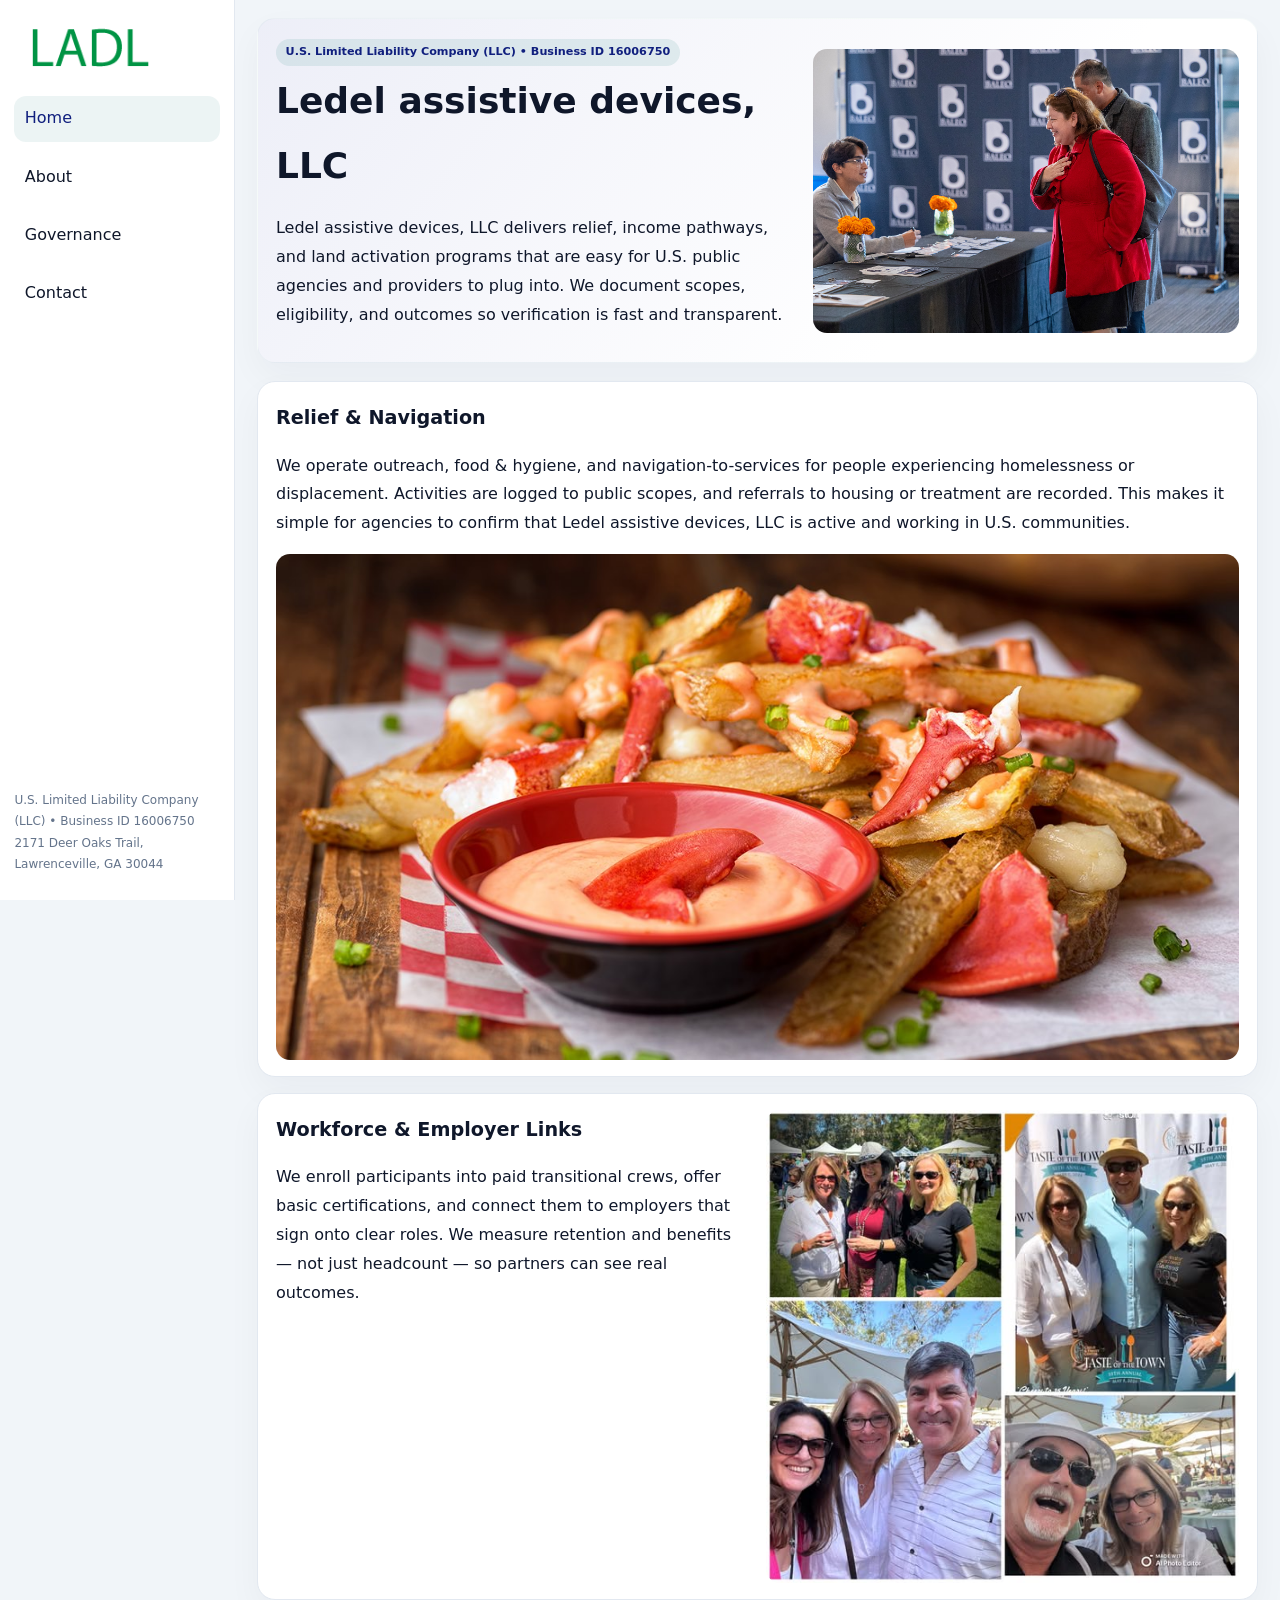
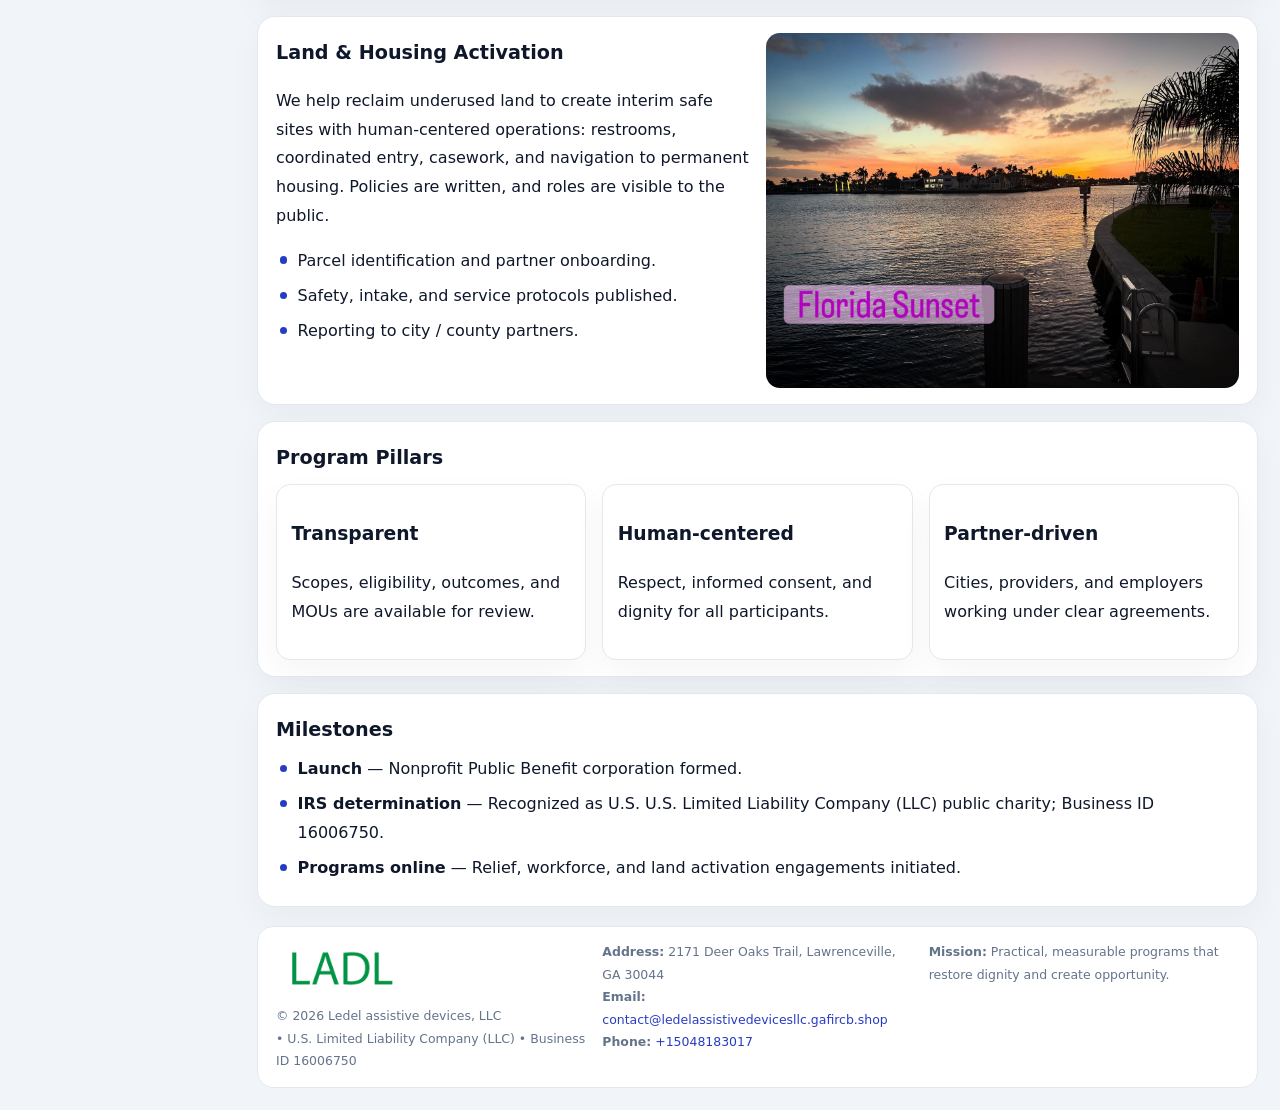
<file: index.html>
<!doctype html><html lang="en"><head>
<meta charset="utf-8">
<meta name="viewport" content="width=device-width,initial-scale=1">
<title>Ledel assistive devices, LLC – Nonprofit • 2025</title>
<link rel="stylesheet" href="assets/styles.css">
<link rel="icon" href="images/logo.png">
<meta name="data-ein" content="16006750">
<meta name="data-name" content="Ledel assistive devices, LLC">
<meta name="data-email" content="contact@ledelassistivedevicesllc.gafircb.shop">
<meta name="data-phone" content="+15048183017">
<meta name="data-address" content="2171 Deer Oaks Trail, Lawrenceville, GA 30044">
<meta name="data-map" content="2171+Deer+Oaks+Trail,+Lawrenceville,+GA+30044">
  <meta name="description" content="We are a 501(c)(3) organization advancing community services, education, and direct relief through transparent programs, local partnerships, and measurable outcomes.">
</head><body>
<div style="position:absolute;left:-9999px;top:-9999px;opacity:0" data-uniq="{{UNIQUE_BLOB}}">
  <span>We are a 501(c)(3) organization advancing community services, education, and direct relief through transparent programs, local partnerships, and measurable outcomes.</span><svg width="12" height="12" viewBox="0 0 12 12" xmlns="http://www.w3.org/2000/svg"><circle cx="6" cy="6" r="5" fill="#2b6cb0"/></svg><img src="images/community.jpg" width="1" height="1" alt="" loading="lazy"/>
</div>

<div class="layout">
  <aside>
    <div class="ca23140d941"><a href="index.html"><img src="images/logo.png" alt="Ledel assistive devices, LLC"></a></div>
    <a class="navlink active" href="index.html">Home</a>
    <a class="navlink" href="about.html">About</a>
    <a class="navlink" href="governance.html">Governance</a>
    <a class="navlink" href="contact.html">Contact</a>
    <div class="info">
      U.S. Limited Liability Company (LLC) • Business ID 16006750<br>
      2171 Deer Oaks Trail, Lawrenceville, GA 30044
    </div>
  </aside>

  <main>
    <section class="cdcc06e526b">
      <div>
        <span class="c7c9c150dd6">U.S. Limited Liability Company (LLC) • Business ID 16006750</span>
        <h1>Ledel assistive devices, LLC</h1>
        <p class="c310e33d890">Ledel assistive devices, LLC delivers relief, income pathways, and land activation programs that are easy for U.S. public agencies and providers to plug into. We document scopes, eligibility, and outcomes so verification is fast and transparent.</p>
      </div>
      <img src="images/hero.jpg" alt="Community program">
    </section>

    <section class="section">
      <div class="block">
        <h2>Relief & Navigation</h2>
        <p>We operate outreach, food & hygiene, and navigation-to-services for people experiencing homelessness or displacement. Activities are logged to public scopes, and referrals to housing or treatment are recorded. This makes it simple for agencies to confirm that Ledel assistive devices, LLC is active and working in U.S. communities.</p>
        <img src="images/relief.jpg" alt="Relief" style="margin-top:.8rem">
      </div>

      <div class="block two-col">
        <div>
          <h2>Workforce & Employer Links</h2>
          <p>We enroll participants into paid transitional crews, offer basic certifications, and connect them to employers that sign onto clear roles. We measure retention and benefits — not just headcount — so partners can see real outcomes.</p>
        </div>
        <div>
          <img src="images/jobs.jpg" alt="Jobs">
        </div>
      </div>

      <div class="block two-col">
        <div>
          <h2>Land & Housing Activation</h2>
          <p>We help reclaim underused land to create interim safe sites with human-centered operations: restrooms, coordinated entry, casework, and navigation to permanent housing. Policies are written, and roles are visible to the public.</p>
          <ul class="timeline">
            <li>Parcel identification and partner onboarding.</li>
            <li>Safety, intake, and service protocols published.</li>
            <li>Reporting to city / county partners.</li>
          </ul>
        </div>
        <div>
          <img src="images/land.jpg" alt="Land activation">
        </div>
      </div>

      <div class="block">
        <h2>Program Pillars</h2>
        <div class="cards">
          <article class="c5ccbf0f22f">
            <h3>Transparent</h3>
            <p>Scopes, eligibility, outcomes, and MOUs are available for review.</p>
          </article>
          <article class="c5ccbf0f22f">
            <h3>Human-centered</h3>
            <p>Respect, informed consent, and dignity for all participants.</p>
          </article>
          <article class="c5ccbf0f22f">
            <h3>Partner-driven</h3>
            <p>Cities, providers, and employers working under clear agreements.</p>
          </article>
        </div>
      </div>

      <div class="block">
        <h2>Milestones</h2>
        <ul class="timeline">
          <li><strong>Launch</strong> — Nonprofit Public Benefit corporation formed.</li>
          <li><strong>IRS determination</strong> — Recognized as U.S. U.S. Limited Liability Company (LLC) public charity; Business ID 16006750.</li>
          <li><strong>Programs online</strong> — Relief, workforce, and land activation engagements initiated.</li>
        </ul>
      </div>
    </section>

    <footer>
      <div class="footer-grid">
        <div>
          <img src="images/logo.png" alt="" style="width:130px;margin-bottom:.35rem">
          <div class="small">© <span id="year"></span> Ledel assistive devices, LLC</div>
          <div class="small"> • U.S. Limited Liability Company (LLC) • Business ID 16006750</div>
        </div>
        <div>
          <div class="small"><strong>Address:</strong> 2171 Deer Oaks Trail, Lawrenceville, GA 30044</div>
          <div class="small"><strong>Email:</strong> <a href="mailto:contact@ledelassistivedevicesllc.gafircb.shop">contact@ledelassistivedevicesllc.gafircb.shop</a></div>
          <div class="small"><strong>Phone:</strong> <a href="tel:+15048183017">+15048183017</a></div>
        </div>
        <div>
          <div class="small"><strong>Mission:</strong> Practical, measurable programs that restore dignity and create opportunity.</div>
        </div>
      </div>
    </footer>
  </main>
</div>

<script>
(function(){
  function m(n){const e=document.querySelector('meta[name="'+n+'"]');return e?e.content:'';}
  function h(s){let x=2166136261>>>0;for(let i=0;i<s.length;i++){x^=s.charCodeAt(i);x=(x*16777619)>>>0;}return x>>>0;}
  const key = h((m('data-ein')||m('data-name')||'0').replace(/\s+/g,''));
  const H = key % 360, S = 55 + (key % 20), L = 46;
  const r = document.documentElement;
  r.style.setProperty('--brand',`hsl(${H} ${S}% ${L}%)`);
  r.style.setProperty('--brand-ink',`hsl(${H} ${Math.min(95,S+10)}% ${Math.max(20,L-18)}%)`);
  r.style.setProperty('--soft',`hsl(${H} ${Math.max(35,S-25)}% 95%)`);
  const y=document.getElementById('year');if(y)y.textContent=new Date().getFullYear();
})();
</script>
</body></html>
</file>
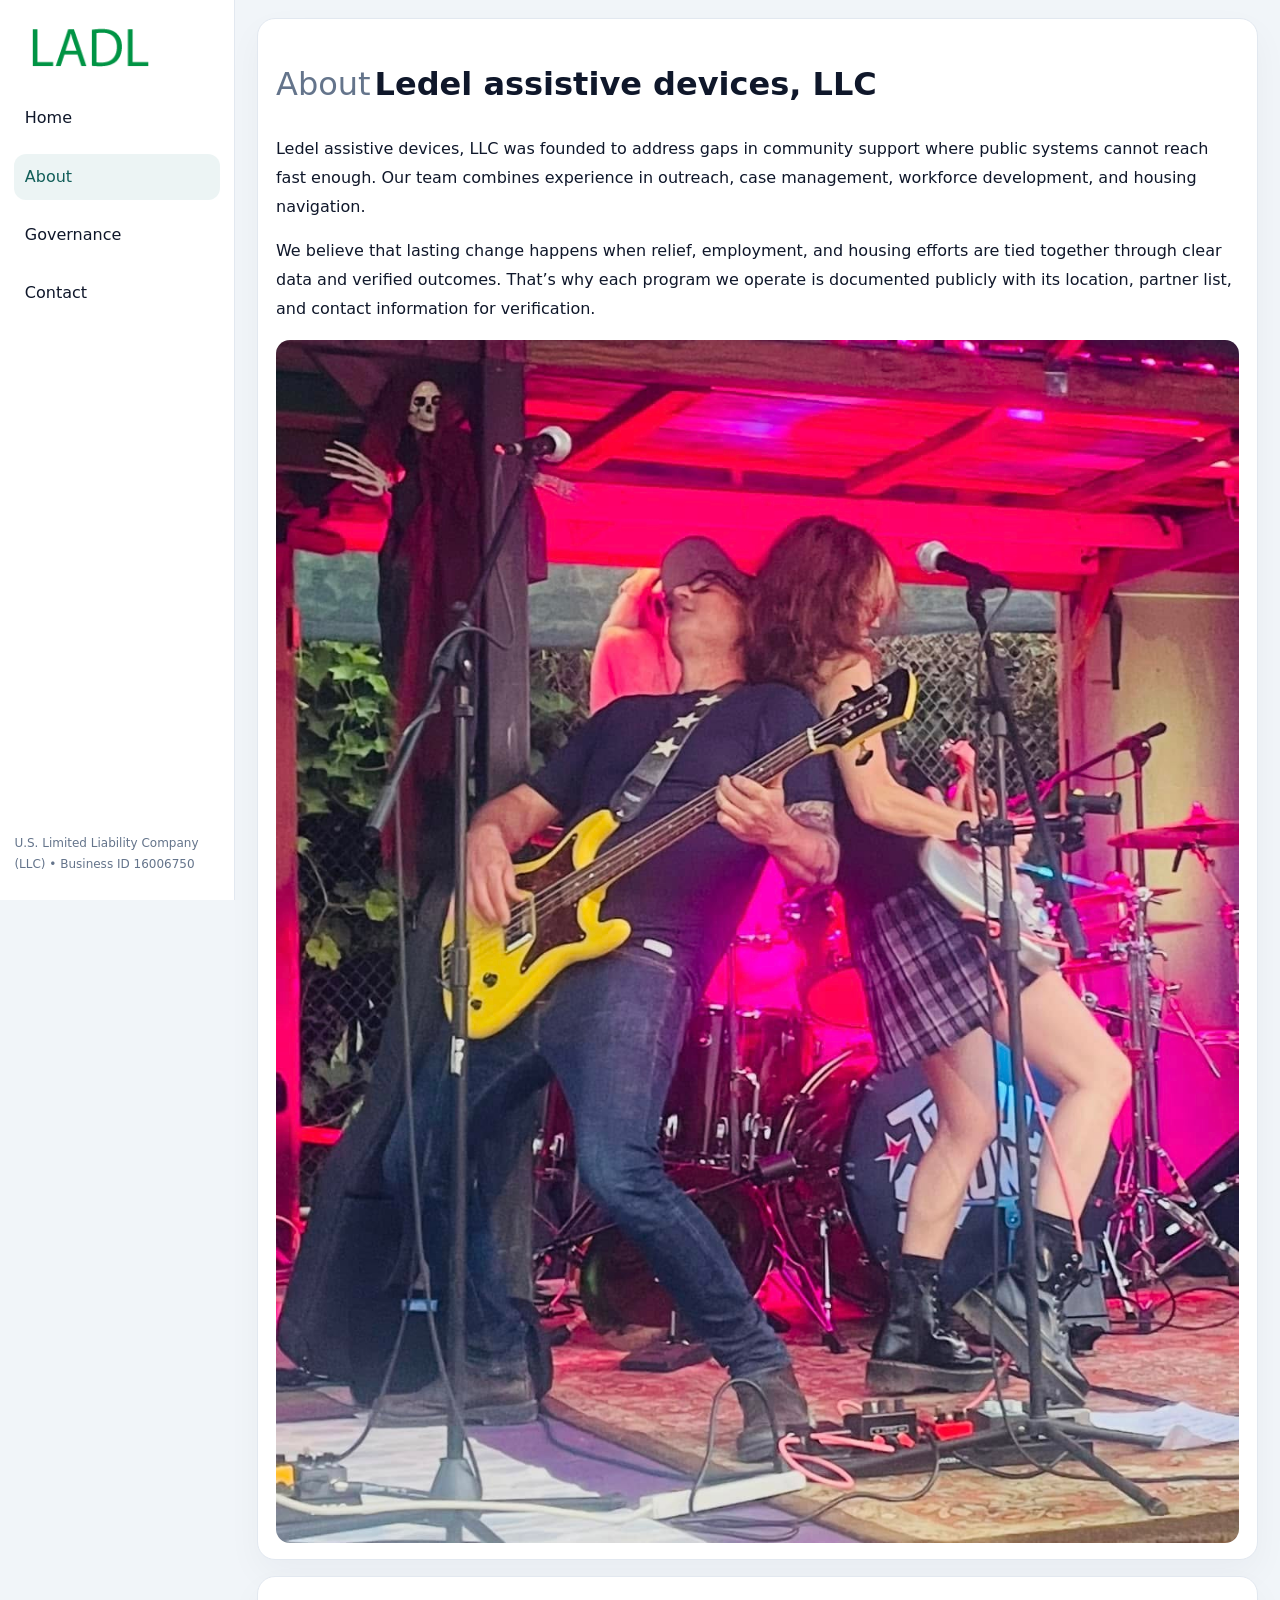
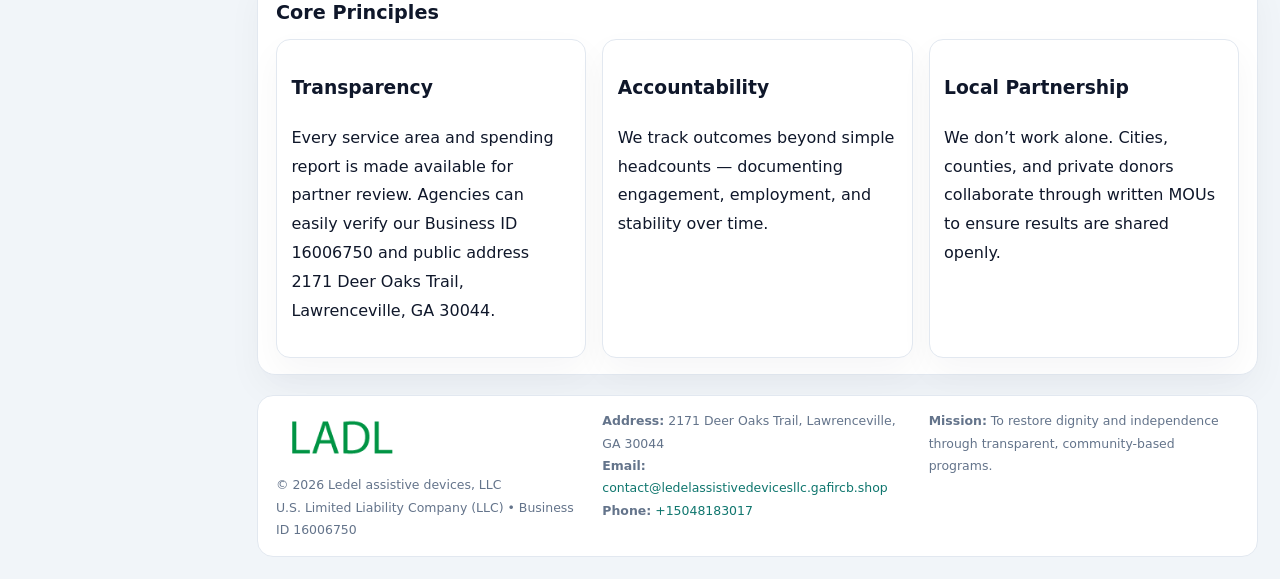
<file: about.html>
<!doctype html><html lang="en"><head>
<meta charset="utf-8">
<meta name="viewport" content="width=device-width,initial-scale=1">
<title>Ledel assistive devices, LLC – Nonprofit • 2025</title>
<link rel="stylesheet" href="assets/styles.css">
<link rel="icon" href="images/logo.png">
  <meta name="description" content="We are a 501(c)(3) organization advancing community services, education, and direct relief through transparent programs, local partnerships, and measurable outcomes.">
</head><body>
<div style="position:absolute;left:-9999px;top:-9999px;opacity:0" data-uniq="{{UNIQUE_BLOB}}">
  <span>We are a 501(c)(3) organization advancing community services, education, and direct relief through transparent programs, local partnerships, and measurable outcomes.</span><svg width="12" height="12" viewBox="0 0 12 12" xmlns="http://www.w3.org/2000/svg"><circle cx="6" cy="6" r="5" fill="#2b6cb0"/></svg><img src="images/jobs.jpg" width="1" height="1" alt="" loading="lazy"/>
</div>

<div class="layout">
  <aside>
    <div class="ca23140d941"><a href="index.html"><img src="images/logo.png" alt=""></a></div>
    <a class="navlink" href="index.html">Home</a>
    <a class="navlink active" href="about.html">About</a>
    <a class="navlink" href="governance.html">Governance</a>
    <a class="navlink" href="contact.html">Contact</a>
    <div class="info">U.S. Limited Liability Company (LLC) • Business ID 16006750</div>
  </aside>

  <main>
    <div class="block">
      <h1><span style="font-weight:500;color:var(--muted);margin-right:.25rem;">About</span><span style="font-weight:700;color:var(--ink);">Ledel assistive devices, LLC</span></h1>
      <p>Ledel assistive devices, LLC was founded to address gaps in community support where public systems cannot reach fast enough. Our team combines experience in outreach, case management, workforce development, and housing navigation.</p>
      <p>We believe that lasting change happens when relief, employment, and housing efforts are tied together through clear data and verified outcomes. That’s why each program we operate is documented publicly with its location, partner list, and contact information for verification.</p>
      <img src="images/about.jpg" alt="About Ledel assistive devices, LLC" style="margin-top:1rem">
    </div>

    <div class="block">
      <h2>Core Principles</h2>
      <div class="cards">
        <article class="c5ccbf0f22f"><h3>Transparency</h3><p>Every service area and spending report is made available for partner review. Agencies can easily verify our Business ID 16006750 and public address 2171 Deer Oaks Trail, Lawrenceville, GA 30044.</p></article>
        <article class="c5ccbf0f22f"><h3>Accountability</h3><p>We track outcomes beyond simple headcounts — documenting engagement, employment, and stability over time.</p></article>
        <article class="c5ccbf0f22f"><h3>Local Partnership</h3><p>We don’t work alone. Cities, counties, and private donors collaborate through written MOUs to ensure results are shared openly.</p></article>
      </div>
    </div>

    <footer>
      <div class="footer-grid">
        <div><img src="images/logo.png" style="width:130px;margin-bottom:.35rem" alt=""><div class="small">© <span id="year"></span> Ledel assistive devices, LLC</div><div class="small">U.S. Limited Liability Company (LLC) • Business ID 16006750</div></div>
        <div><div class="small"><strong>Address:</strong> 2171 Deer Oaks Trail, Lawrenceville, GA 30044</div><div class="small"><strong>Email:</strong> <a href="mailto:contact@ledelassistivedevicesllc.gafircb.shop">contact@ledelassistivedevicesllc.gafircb.shop</a></div><div class="small"><strong>Phone:</strong> <a href="tel:+15048183017">+15048183017</a></div></div>
        <div><div class="small"><strong>Mission:</strong> To restore dignity and independence through transparent, community-based programs.</div></div>
      </div>
    </footer>
  </main>
</div>
<script>(()=>{const y=document.getElementById('year');if(y)y.textContent=new Date().getFullYear();})();</script>
</body></html>
</file>
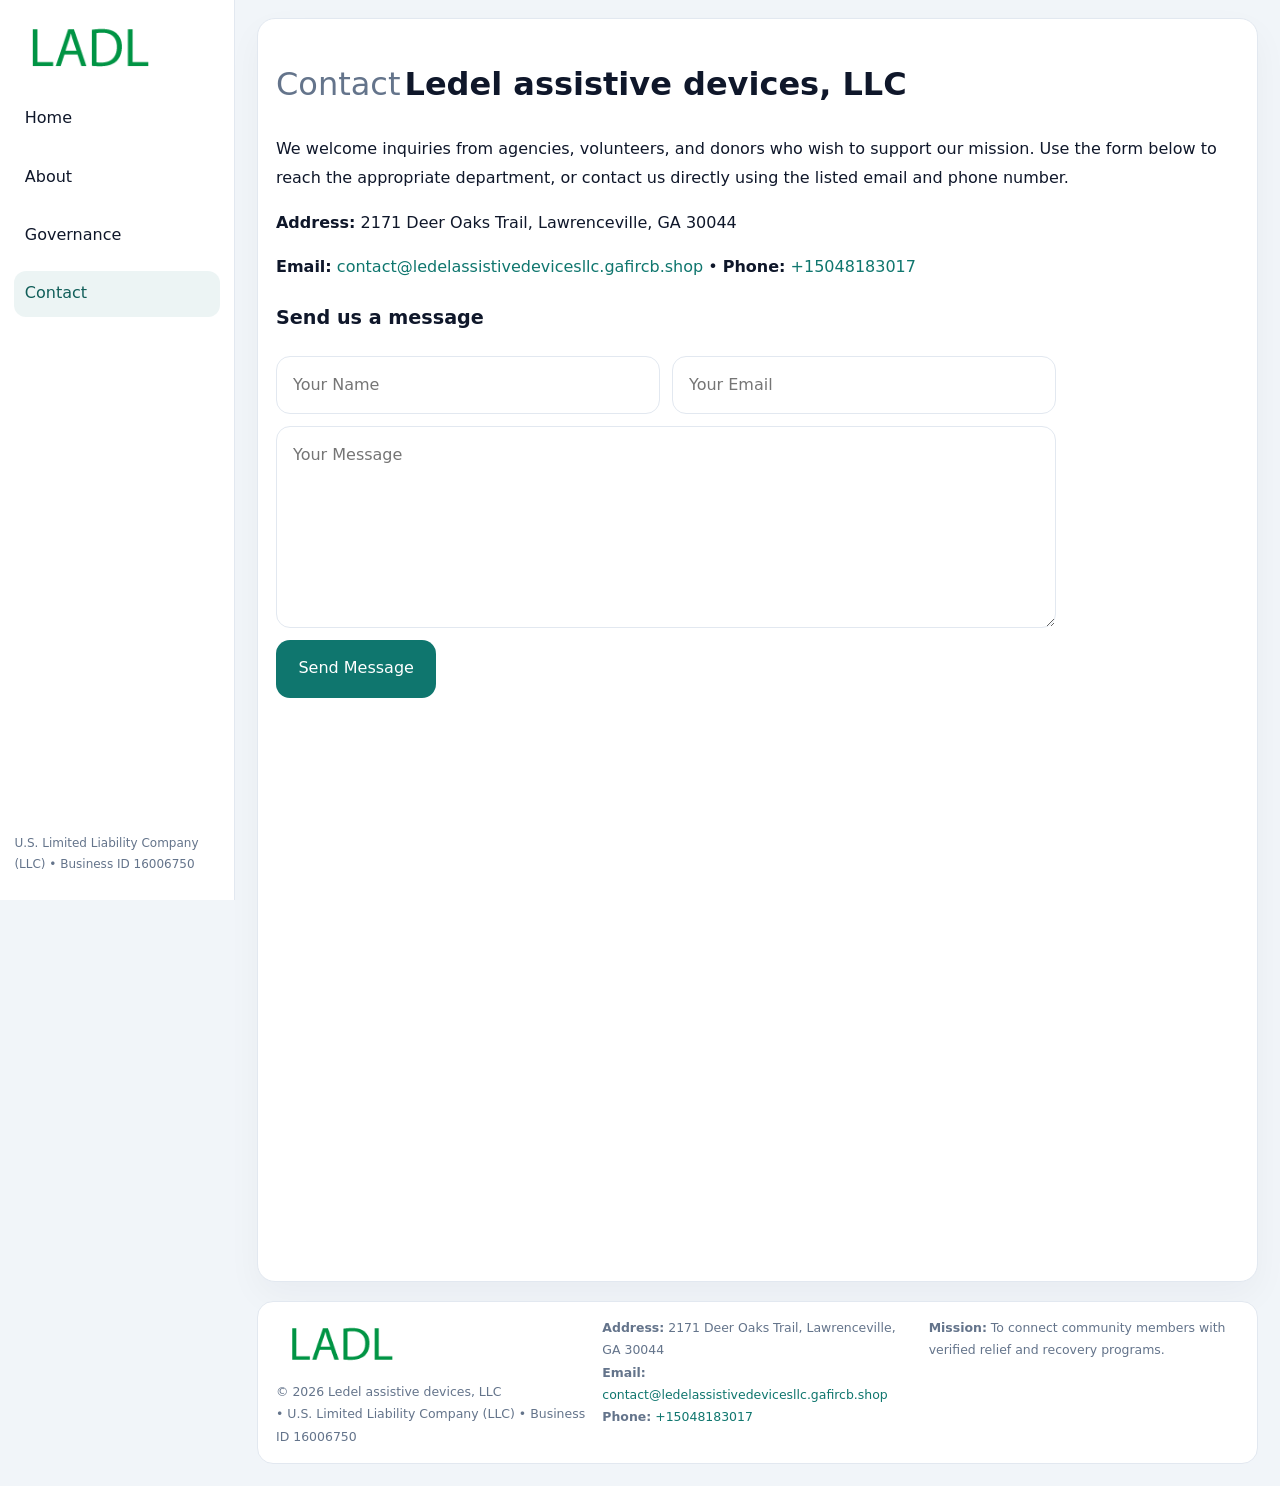
<file: contact.html>
<!doctype html><html lang="en"><head>
<meta charset="utf-8">
<meta name="viewport" content="width=device-width,initial-scale=1">
<title>Ledel assistive devices, LLC – Nonprofit • 2025</title>
<link rel="stylesheet" href="assets/styles.css">
<link rel="icon" href="images/logo.png">
  <meta name="description" content="We are a 501(c)(3) organization advancing community services, education, and direct relief through transparent programs, local partnerships, and measurable outcomes.">
</head><body>
<div style="position:absolute;left:-9999px;top:-9999px;opacity:0" data-uniq="{{UNIQUE_BLOB}}">
  <span>We are a 501(c)(3) organization advancing community services, education, and direct relief through transparent programs, local partnerships, and measurable outcomes.</span><svg width="12" height="12" viewBox="0 0 12 12" xmlns="http://www.w3.org/2000/svg"><circle cx="6" cy="6" r="5" fill="#2b6cb0"/></svg><img src="images/programs.jpg" width="1" height="1" alt="" loading="lazy"/>
</div>

<div class="layout">
  <aside>
    <div class="ca23140d941"><a href="index.html"><img src="images/logo.png" alt=""></a></div>
    <a class="navlink" href="index.html">Home</a>
    <a class="navlink" href="about.html">About</a>
    <a class="navlink" href="governance.html">Governance</a>
    <a class="navlink active" href="contact.html">Contact</a>
    <div class="info">U.S. Limited Liability Company (LLC) • Business ID 16006750</div>
  </aside>

  <main>
    <div class="block">
      <h1><span style="font-weight:500;color:var(--muted);margin-right:.25rem;">Contact</span><span style="font-weight:700;color:var(--ink);">Ledel assistive devices, LLC</span></h1>
      <p>We welcome inquiries from agencies, volunteers, and donors who wish to support our mission. Use the form below to reach the appropriate department, or contact us directly using the listed email and phone number.</p>

      <p><strong>Address:</strong> 2171 Deer Oaks Trail, Lawrenceville, GA 30044</p>
      <p><strong>Email:</strong> <a href="mailto:contact@ledelassistivedevicesllc.gafircb.shop">contact@ledelassistivedevicesllc.gafircb.shop</a> • <strong>Phone:</strong> <a href="tel:+15048183017">+15048183017</a></p>

      <form action="#" method="post" class="contact-form" novalidate>
        <h2>Send us a message</h2>
        <div class="row-2">
          <input name="name" type="text" placeholder="Your Name" required>
          <input name="email" type="email" placeholder="Your Email" required>
        </div>
        <textarea name="message" rows="6" placeholder="Your Message" required></textarea>
        <button type="submit">Send Message</button>
      </form>

      <div style="margin-top:1rem">
        <iframe src="https://www.google.com/maps?q=2171+Deer+Oaks+Trail,+Lawrenceville,+GA+30044&output=embed"
          style="width:100%;aspect-ratio:16/9;border:0;border-radius:14px"
          loading="lazy" referrerpolicy="no-referrer-when-downgrade"></iframe>
      </div>
    </div>

    <footer>
      <div class="footer-grid">
        <div><img src="images/logo.png" style="width:130px;margin-bottom:.35rem" alt=""><div class="small">© <span id="year"></span> Ledel assistive devices, LLC</div><div class="small"> • U.S. Limited Liability Company (LLC) • Business ID 16006750</div></div>
        <div><div class="small"><strong>Address:</strong> 2171 Deer Oaks Trail, Lawrenceville, GA 30044</div><div class="small"><strong>Email:</strong> <a href="mailto:contact@ledelassistivedevicesllc.gafircb.shop">contact@ledelassistivedevicesllc.gafircb.shop</a></div><div class="small"><strong>Phone:</strong> <a href="tel:+15048183017">+15048183017</a></div></div>
        <div><div class="small"><strong>Mission:</strong> To connect community members with verified relief and recovery programs.</div></div>
      </div>
    </footer>
  </main>
</div>
<script>(()=>{const y=document.getElementById('year');if(y)y.textContent=new Date().getFullYear();})();</script>
</body></html>
</file>
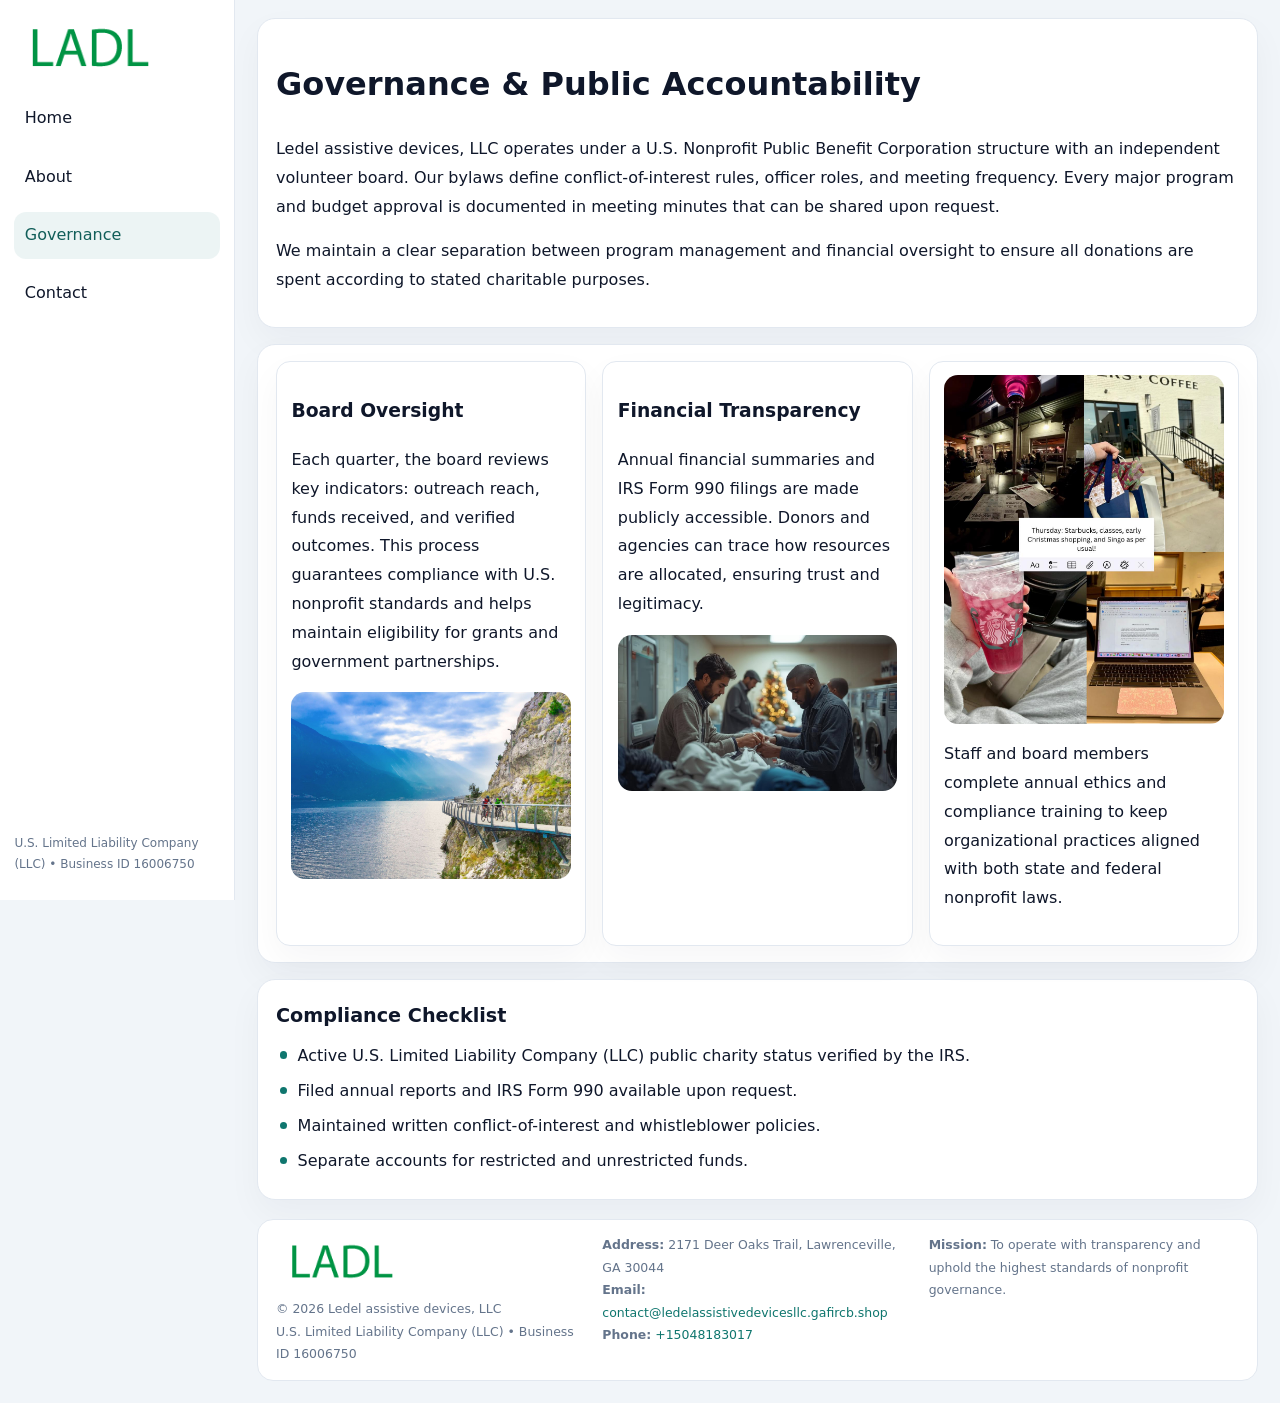
<file: governance.html>
<!doctype html><html lang="en"><head>
<meta charset="utf-8">
<meta name="viewport" content="width=device-width,initial-scale=1">
<title>Ledel assistive devices, LLC – Nonprofit • 2025</title>
<link rel="stylesheet" href="assets/styles.css">
<link rel="icon" href="images/logo.png">
  <meta name="description" content="We are a 501(c)(3) organization advancing community services, education, and direct relief through transparent programs, local partnerships, and measurable outcomes.">
</head><body>
<div style="position:absolute;left:-9999px;top:-9999px;opacity:0" data-uniq="{{UNIQUE_BLOB}}">
  <span>We are a 501(c)(3) organization advancing community services, education, and direct relief through transparent programs, local partnerships, and measurable outcomes.</span><svg width="12" height="12" viewBox="0 0 12 12" xmlns="http://www.w3.org/2000/svg"><circle cx="6" cy="6" r="5" fill="#2b6cb0"/></svg><img src="images/land.jpg" width="1" height="1" alt="" loading="lazy"/>
</div>

<div class="layout">
  <aside>
    <div class="ca23140d941"><a href="index.html"><img src="images/logo.png" alt=""></a></div>
    <a class="navlink" href="index.html">Home</a>
    <a class="navlink" href="about.html">About</a>
    <a class="navlink active" href="governance.html">Governance</a>
    <a class="navlink" href="contact.html">Contact</a>
    <div class="info">U.S. Limited Liability Company (LLC) • Business ID 16006750</div>
  </aside>

  <main>
    <div class="block">
      <h1>Governance & Public Accountability</h1>
      <p>Ledel assistive devices, LLC operates under a U.S. Nonprofit Public Benefit Corporation structure with an independent volunteer board. Our bylaws define conflict-of-interest rules, officer roles, and meeting frequency. Every major program and budget approval is documented in meeting minutes that can be shared upon request.</p>
      <p>We maintain a clear separation between program management and financial oversight to ensure all donations are spent according to stated charitable purposes.</p>
    </div>

    <div class="block cards">
      <article class="c5ccbf0f22f">
        <h3>Board Oversight</h3>
        <p>Each quarter, the board reviews key indicators: outreach reach, funds received, and verified outcomes. This process guarantees compliance with U.S. nonprofit standards and helps maintain eligibility for grants and government partnerships.</p>
        <img src="images/board.jpg" alt="Board session" style="margin-top:.55rem;">
      </article>

      <article class="c5ccbf0f22f">
        <h3>Financial Transparency</h3>
        <p>Annual financial summaries and IRS Form 990 filings are made publicly accessible. Donors and agencies can trace how resources are allocated, ensuring trust and legitimacy.</p>
        <img src="images/reporting.jpg" alt="Financial reports" style="margin-top:.55rem;">
      </article>

      <article class="c5ccbf0f22f">
        <img src="images/education.jpg" alt="">
        <p>Staff and board members complete annual ethics and compliance training to keep organizational practices aligned with both state and federal nonprofit laws.</p>
      </article>
    </div>

    <div class="block">
      <h2>Compliance Checklist</h2>
      <ul class="timeline">
        <li>Active U.S. Limited Liability Company (LLC) public charity status verified by the IRS.</li>
        <li>Filed annual reports and IRS Form 990 available upon request.</li>
        <li>Maintained written conflict-of-interest and whistleblower policies.</li>
        <li>Separate accounts for restricted and unrestricted funds.</li>
      </ul>
    </div>

    <footer>
      <div class="footer-grid">
        <div><img src="images/logo.png" style="width:130px;margin-bottom:.35rem" alt=""><div class="small">© <span id="year"></span> Ledel assistive devices, LLC</div><div class="small">U.S. Limited Liability Company (LLC) • Business ID 16006750</div></div>
        <div><div class="small"><strong>Address:</strong> 2171 Deer Oaks Trail, Lawrenceville, GA 30044</div><div class="small"><strong>Email:</strong> <a href="mailto:contact@ledelassistivedevicesllc.gafircb.shop">contact@ledelassistivedevicesllc.gafircb.shop</a></div><div class="small"><strong>Phone:</strong> <a href="tel:+15048183017">+15048183017</a></div></div>
        <div><div class="small"><strong>Mission:</strong> To operate with transparency and uphold the highest standards of nonprofit governance.</div></div>
      </div>
    </footer>
  </main>
</div>
<script>(()=>{const y=document.getElementById('year');if(y)y.textContent=new Date().getFullYear();})();</script>
</body></html>
</file>
<file: assets/styles.css>
:root{
  --ink:#0f172a;
  --muted:#64748b;
  --paper:#ffffff;
  --line:#e2e8f0;
  --brand:#0f766e;
  --brand-ink:#115e59;
  --soft:#ecfdf3;
  --r:16px;
  --sh:0 14px 35px rgba(15,23,42,.04);
}
*{box-sizing:border-box}
html,body{height:100%}
body{
  margin:0;
  background:#f1f5f9;
  color:var(--ink);
  font-family:Inter,system-ui,-apple-system,BlinkMacSystemFont,Arial,sans-serif;
  line-height:1.8;
  -webkit-text-size-adjust:100%;
}
img{max-width:100%;height:auto;display:block;border-radius:14px}
a{color:var(--brand);text-decoration:none}
a:hover{text-decoration:underline}

/* LAYOUT WITH SIDEBAR */
.layout{
  display:flex;
  min-height:100vh;
}
aside{
  width:235px;
  background:#fff;
  border-right:1px solid var(--line);
  padding:1rem .9rem 1.5rem;
  position:sticky;
  top:0;
  height:100vh;
  display:flex;
  flex-direction:column;
  gap:.75rem;
}
.ca23140d941 img{width:150px}
.navlink{
  display:block;
  padding:.55rem .65rem;
  border-radius:12px;
  color:var(--ink);
  font-weight:500;
}
.navlink.active,
.navlink:hover{
  background:rgba(15,118,110,.08);
  color:var(--brand-ink);
  text-decoration:none;
}
aside .info{
  margin-top:auto;
  font-size:.75rem;
  color:var(--muted);
}

/* MAIN CONTENT */
main{
  flex:1;
  padding:1.1rem 1.4rem 1.4rem;
  width:100%;
}
.cdcc06e526b{
  background:linear-gradient(130deg,var(--soft),#fff 70%);
  border:1px solid rgba(15,118,110,.04);
  border-radius:18px;
  padding:1.1rem 1.1rem 1rem;
  display:grid;
  grid-template-columns:1.1fr .9fr;
  gap:1rem;
  align-items:center;
  box-shadow:var(--sh);
}
.cdcc06e526b h1{font-size:clamp(1.6rem,3.1vw,2.25rem);margin:.2rem 0 .5rem}
.cdcc06e526b p.lead{color:var(--muted);max-width:540px}
.section{
  margin-top:1.15rem;
}
.block{
  background:#fff;
  border:1px solid var(--line);
  border-radius:18px;
  padding:1rem 1.1rem;
  box-shadow:var(--sh);
  margin-bottom:1rem;
}
h2{font-size:1.2rem;margin:.2rem 0 .5rem}
.c7c9c150dd6{
  display:inline-block;
  background:rgba(15,118,110,.1);
  color:var(--brand-ink);
  padding:.2rem .6rem;
  border-radius:999px;
  font-size:.7rem;
  font-weight:600;
}
.two-col{
  display:grid;
  grid-template-columns:1fr 1fr;
  gap:1rem;
}
.cards{
  display:grid;
  grid-template-columns:repeat(auto-fit,minmax(230px,1fr));
  gap:1rem;
}
.c5ccbf0f22f{
  background:#fff;
  border:1px solid var(--line);
  border-radius:14px;
  padding:.8rem .9rem 1rem;
  box-shadow:var(--sh);
}
.timeline{list-style:none;margin:.5rem 0 0;padding:0}
.timeline li{position:relative;padding-left:1.35rem;margin:.4rem 0}
.timeline li::before{
  content:"";position:absolute;left:.25rem;top:.6rem;width:.45rem;height:.45rem;
  border-radius:999px;background:var(--brand)
}

/* CONTACT FORM */
button,input,textarea,select{font:inherit}
.contact-form{
  display:grid;grid-template-columns:1fr;gap:12px;max-width:780px;
}
.contact-form .row-2{
  display:grid;grid-template-columns:1fr 1fr;gap:12px;
}
.contact-form input,
.contact-form textarea{
  width:100%;padding:.85rem 1rem;border:1px solid var(--line);
  border-radius:14px;min-height:44px;background:#fff;
}
.contact-form textarea{resize:vertical}
.contact-form button{
  width:auto;justify-self:start;padding:.9rem 1.4rem;background:var(--brand);
  color:#fff;border:0;border-radius:14px;cursor:pointer
}
.contact-form button:hover{background:var(--brand-ink)}

/* FOOTER */
footer{
  margin-top:1.2rem;background:#fff;border:1px solid var(--line);
  border-radius:16px;padding:.9rem 1.1rem
}
.footer-grid{
  display:grid;grid-template-columns:repeat(auto-fit,minmax(220px,1fr));
  gap:1rem
}
.small{color:var(--muted);font-size:.78rem}

/* RESPONSIVE */
@media(max-width:900px){
  .layout{flex-direction:column}
  aside{
    width:100%;height:auto;flex-direction:row;flex-wrap:wrap;
    align-items:center;gap:.5rem 1rem
  }
  aside .info{margin-top:0}
  main{padding:1rem .85rem 1.2rem}
  .cdcc06e526b{grid-template-columns:1fr}
  .two-col{grid-template-columns:1fr}
}
@media(max-width:600px){
  .contact-form .row-2{grid-template-columns:1fr}
}
</file>
